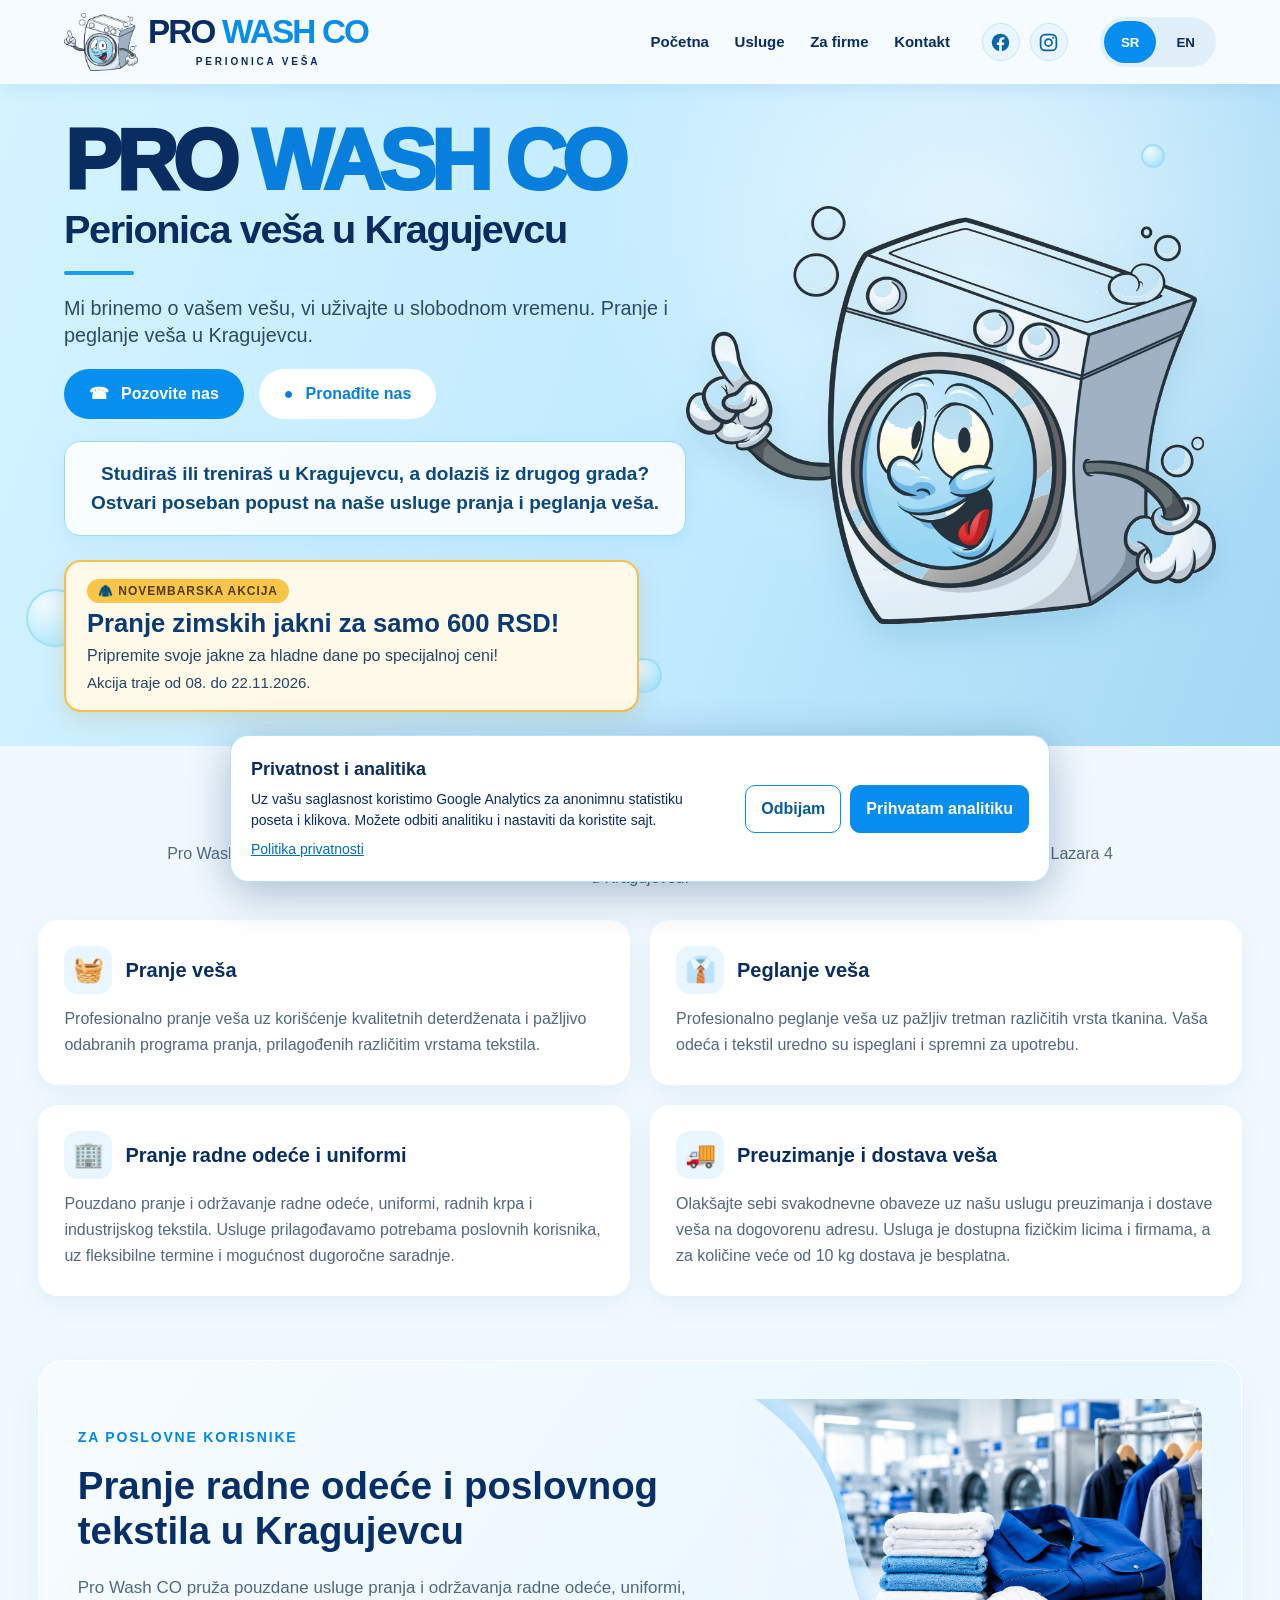
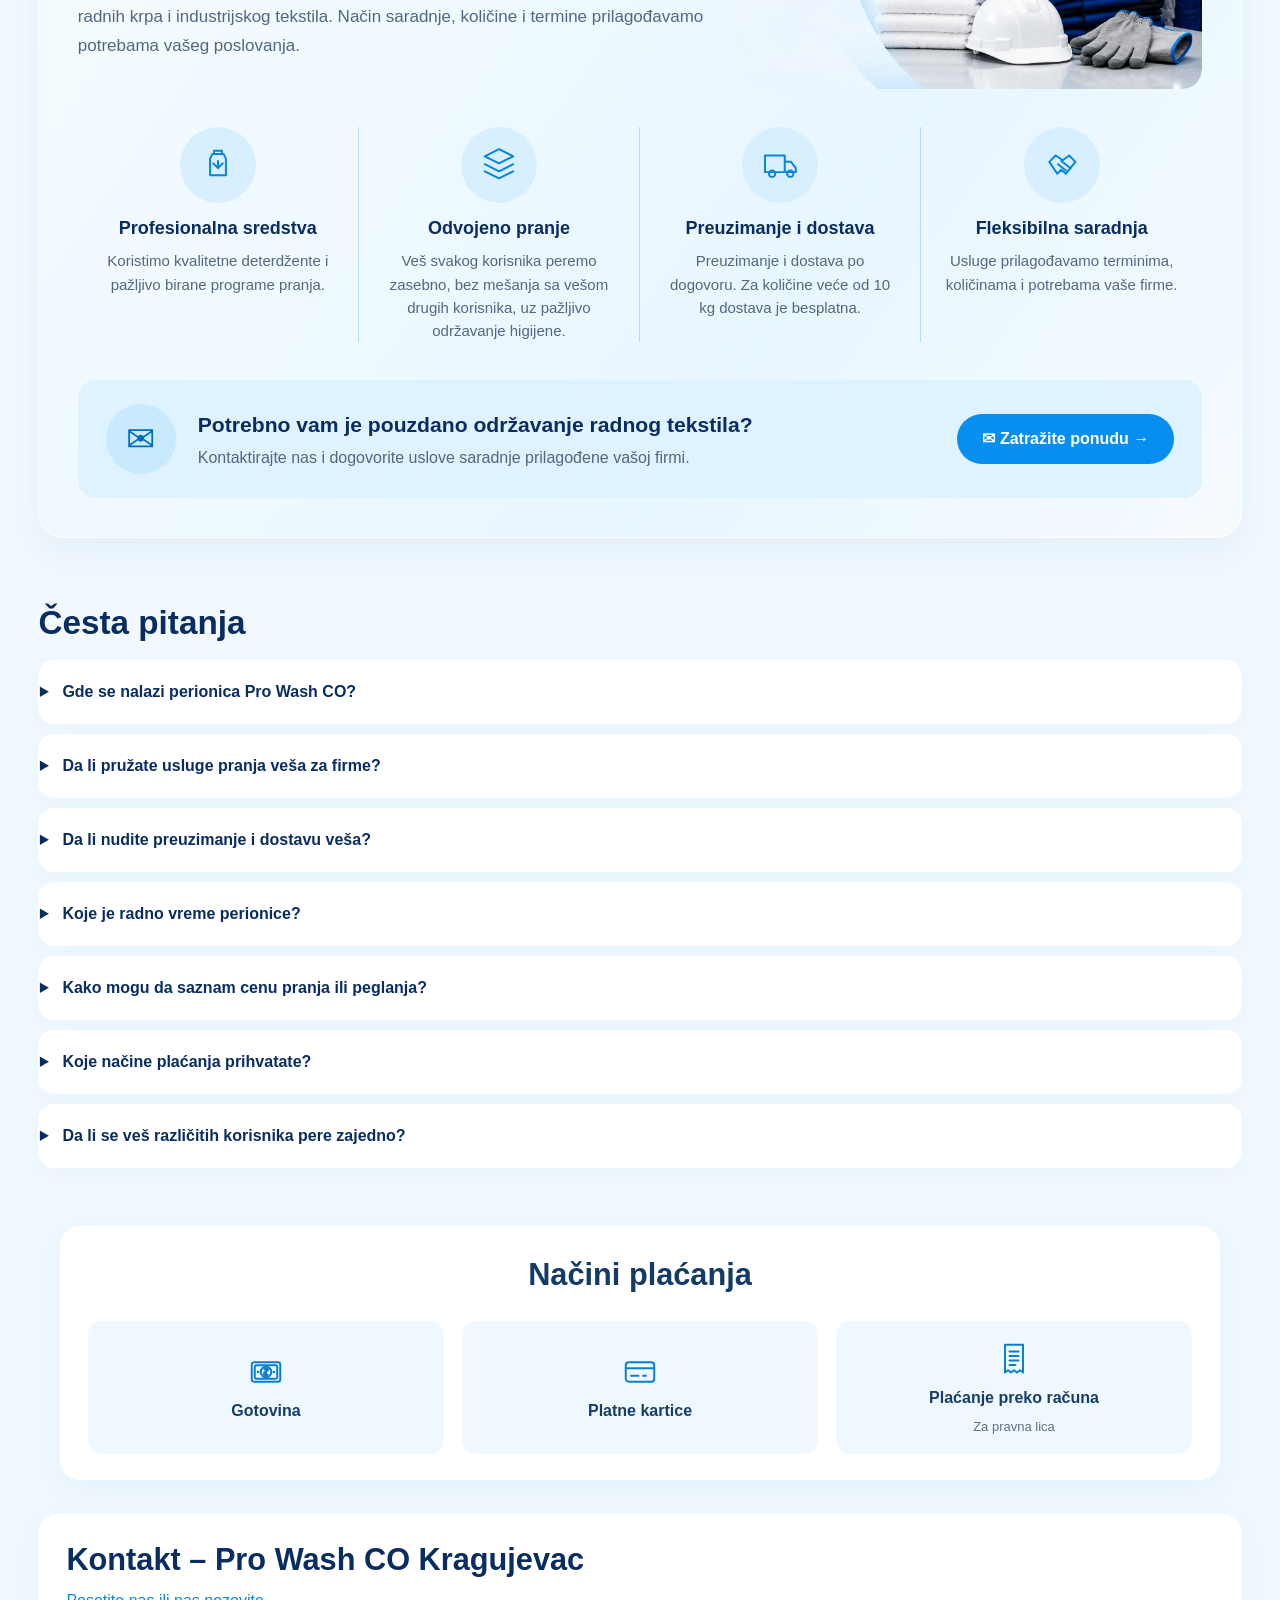
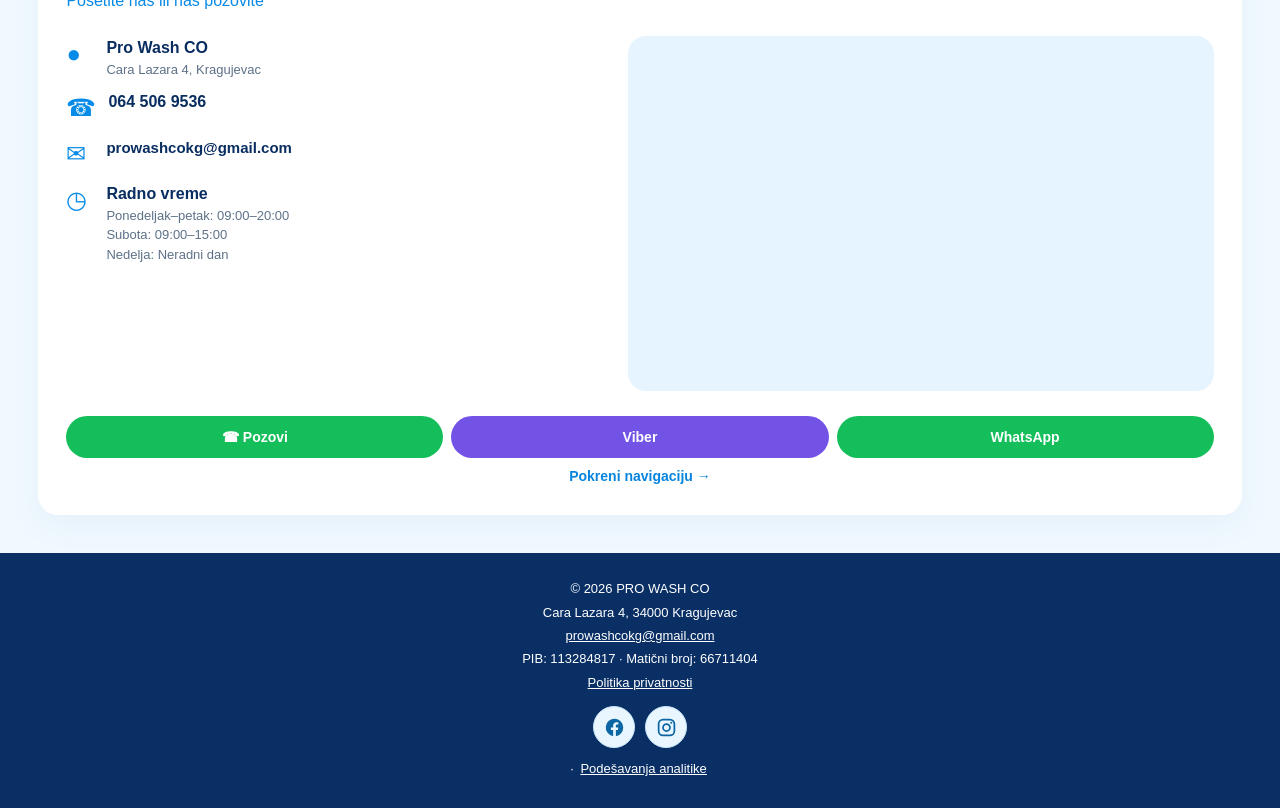
<file: index.html>
<!doctype html>
<html lang="sr"><head><meta charset="UTF-8"><meta name="viewport" content="width=device-width,initial-scale=1"><meta name="theme-color" content="#e9f7ff"><meta name="description" content="Pro Wash CO – perionica veša u Kragujevcu, Cara Lazara 4. Profesionalno pranje i peglanje veša za građane i firme. Pozovite 064 506 9536."><title>Perionica veša Kragujevac | Pranje i peglanje – Pro Wash CO</title><meta property="og:type" content="website"><meta property="og:locale" content="sr_RS"><meta property="og:site_name" content="Pro Wash CO"><meta property="og:title" content="Perionica veša Kragujevac | Pranje i peglanje – Pro Wash CO"><meta property="og:description" content="Profesionalno pranje i peglanje veša. Kragujevac, Cara Lazara 4. Pozovite nas: 064 506 9536."><meta property="og:url" content="https://perionicavesakragujevac.rs/"><meta property="og:image" content="https://perionicavesakragujevac.rs/pro-wash-social-preview.jpg"><meta property="og:image:secure_url" content="https://perionicavesakragujevac.rs/pro-wash-social-preview.jpg"><meta property="og:image:type" content="image/jpeg"><meta property="og:image:width" content="1200"><meta property="og:image:height" content="630"><meta property="og:image:alt" content="Pro Wash CO — perionica veša Kragujevac, Cara Lazara 4"><meta name="twitter:card" content="summary_large_image"><meta name="twitter:title" content="PRO WASH CO | Perionica veša Kragujevac"><meta name="twitter:description" content="Profesionalno pranje i peglanje veša u Kragujevcu."><meta name="twitter:image" content="https://perionicavesakragujevac.rs/pro-wash-social-preview.jpg"><link rel="canonical" href="https://perionicavesakragujevac.rs/"><meta name="robots" content="index,follow,max-image-preview:large"><meta name="color-scheme" content="light"><script type="application/ld+json">{"@context":"https://schema.org","@type":"DryCleaningOrLaundry","name":"Pro Wash CO","@id":"https://perionicavesakragujevac.rs/#business","url":"https://perionicavesakragujevac.rs/","image":"https://perionicavesakragujevac.rs/pro-wash-social-preview.jpg","telephone":"+381645069536","email":"prowashcokg@gmail.com","address":{"@type":"PostalAddress","streetAddress":"Cara Lazara 4","postalCode":"34000","addressLocality":"Kragujevac","addressCountry":"RS"},"openingHoursSpecification":[{"@type":"OpeningHoursSpecification","dayOfWeek":["Monday","Tuesday","Wednesday","Thursday","Friday"],"opens":"09:00","closes":"20:00"},{"@type":"OpeningHoursSpecification","dayOfWeek":"Saturday","opens":"09:00","closes":"15:00"}],"priceRange":"Contact for pricing"}</script><link rel="icon" href="pro-wash-maskota.webp" type="image/webp"><link rel="stylesheet" href="styles.css?v=20261105-social"></head>
<body><header class="header"><a class="brand" href="#home"><img src="pro-wash-maskota.webp" alt="" width="74" height="74" decoding="async"><span><strong>PRO <b>WASH CO</b></strong><small data-sr="PERIONICA VEŠA" data-en="LAUNDRY SERVICE">PERIONICA VEŠA</small></span></a><button class="menu-toggle" type="button" aria-label="Otvori meni" aria-controls="main-navigation" aria-expanded="false">☰</button><nav class="nav" id="main-navigation" aria-label="Glavna navigacija"><a href="#home" data-sr="Početna" data-en="Home">Početna</a><a href="#services" data-sr="Usluge" data-en="Services">Usluge</a><a href="#business" data-sr="Za firme" data-en="Business">Za firme</a><a href="#contact" data-sr="Kontakt" data-en="Contact">Kontakt</a></nav><div class="social-links" aria-label="Društvene mreže"><a class="social-link" href="https://www.facebook.com/perionicaprowashco" target="_blank" rel="noopener noreferrer" aria-label="Facebook – Pro Wash CO" title="Facebook"><svg viewBox="0 0 24 24" aria-hidden="true" focusable="false"><path fill="currentColor" d="M22 12a10 10 0 1 0-11.56 9.88v-6.99H7.9V12h2.54V9.8c0-2.5 1.49-3.89 3.77-3.89 1.1 0 2.24.2 2.24.2v2.46h-1.26c-1.24 0-1.63.77-1.63 1.56V12h2.77l-.44 2.89h-2.33v6.99A10 10 0 0 0 22 12Z"/></svg></a><a class="social-link" href="https://www.instagram.com/perionicaprowashco/" target="_blank" rel="noopener noreferrer" aria-label="Instagram – Pro Wash CO" title="Instagram"><svg viewBox="0 0 24 24" aria-hidden="true" focusable="false"><rect x="3" y="3" width="18" height="18" rx="5" fill="none" stroke="currentColor" stroke-width="2"/><circle cx="12" cy="12" r="4" fill="none" stroke="currentColor" stroke-width="2"/><circle cx="17.5" cy="6.5" r="1.2" fill="currentColor"/></svg></a></div><div class="language"><button class="lang active" data-lang="sr" type="button" aria-pressed="true">SR</button><button class="lang" data-lang="en" type="button" aria-pressed="false">EN</button></div></header>
<main><section id="home" class="hero"><div class="hero-inner"><div class="hero-copy"><p class="hero-name">PRO <span>WASH CO</span></p><h1 data-sr="Perionica veša u Kragujevcu" data-en="Laundry service in Kragujevac">Perionica veša u Kragujevcu</h1><div class="accent"></div><p class="lead" data-sr="Mi brinemo o vašem vešu, vi uživajte u slobodnom vremenu. Pranje i peglanje veša u Kragujevcu." data-en="We take care of your laundry so you can enjoy your free time. Laundry and ironing services in Kragujevac.">Mi brinemo o vašem vešu, vi uživajte u slobodnom vremenu. Pranje i peglanje veša u Kragujevcu.</p><div class="hero-actions"><a class="btn primary" href="tel:+381645069536"><span>☎</span><span data-sr="Pozovite nas" data-en="Call us">Pozovite nas</span></a><a class="btn white" href="https://www.google.com/maps/dir/?api=1&amp;destination=Pro%20wash%20co%2C%20Cara%20Lazara%204%2C%20Kragujevac" target="_blank" rel="noopener"><span>●</span><span data-sr="Pronađite nas" data-en="Find us">Pronađite nas</span></a></div><p class="student-athlete-discount" data-sr="Studiraš ili treniraš u Kragujevcu, a dolaziš iz drugog grada? Ostvari poseban popust na naše usluge pranja i peglanja veša." data-en="Studying or training in Kragujevac but coming from another city? Enjoy a special discount on our laundry and ironing services.">Studiraš ili treniraš u Kragujevcu, a dolaziš iz drugog grada? Ostvari poseban popust na naše usluge pranja i peglanja veša.</p><div class="october-offer" aria-label="Novembarska akcija"><span class="offer-tag" data-sr="🧥 NOVEMBARSKA AKCIJA" data-en="🧥 NOVEMBER SPECIAL OFFER">🧥 NOVEMBARSKA AKCIJA</span><strong data-sr="Pranje zimskih jakni za samo 600 RSD!" data-en="Winter jacket washing for only 600 RSD!">Pranje zimskih jakni za samo 600 RSD!</strong><span data-sr="Pripremite svoje jakne za hladne dane po specijalnoj ceni!" data-en="Get your jackets ready for colder days at a special price!">Pripremite svoje jakne za hladne dane po specijalnoj ceni!</span><span data-sr="Akcija traje od 08. do 22.11.2026." data-en="Offer valid November 8–22, 2026.">Akcija traje od 08. do 22.11.2026.</span></div></div><div class="hero-art"><img src="pro-wash-maskota.webp" alt="Maskota Pro Wash CO perionice veša u Kragujevcu" width="600" height="520" decoding="async" fetchpriority="high"></div></div><span class="bubble b1"></span><span class="bubble b2"></span><span class="bubble b3"></span></section>
<section class="seo-details" id="services" aria-labelledby="laundry-services-title"><div class="seo-wrap"><h2 id="laundry-services-title" data-sr="Usluge perionice veša u Kragujevcu" data-en="Laundry services in Kragujevac">Usluge perionice veša u Kragujevcu</h2><p class="seo-intro" data-sr="Pro Wash CO pruža profesionalne usluge pranja i peglanja veša za fizička lica i poslovne korisnike. Posetite nas u ulici Cara Lazara 4 u Kragujevcu." data-en="Pro Wash CO provides professional washing and ironing services for individuals and businesses. Visit us at Cara Lazara 4 in Kragujevac.">Pro Wash CO pruža profesionalne usluge pranja i peglanja veša za fizička lica i poslovne korisnike. Posetite nas u ulici Cara Lazara 4 u Kragujevcu.</p><div class="seo-grid"><article><div class="seo-card-heading"><span class="seo-card-icon" aria-hidden="true">🧺</span><h3 data-sr="Pranje veša" data-en="Laundry washing">Pranje veša</h3></div><p data-sr="Profesionalno pranje veša uz korišćenje kvalitetnih deterdženata i pažljivo odabranih programa pranja, prilagođenih različitim vrstama tekstila." data-en="Professional laundry washing using quality detergents and carefully selected wash programmes suited to different types of fabric.">Profesionalno pranje veša uz korišćenje kvalitetnih deterdženata i pažljivo odabranih programa pranja, prilagođenih različitim vrstama tekstila.</p></article><article><div class="seo-card-heading"><span class="seo-card-icon" aria-hidden="true">👔</span><h3 data-sr="Peglanje veša" data-en="Ironing services">Peglanje veša</h3></div><p data-sr="Profesionalno peglanje veša uz pažljiv tretman različitih vrsta tkanina. Vaša odeća i tekstil uredno su ispeglani i spremni za upotrebu." data-en="Professional ironing with careful handling of different fabrics. Your clothes and textiles are neatly ironed and ready to use.">Profesionalno peglanje veša uz pažljiv tretman različitih vrsta tkanina. Vaša odeća i tekstil uredno su ispeglani i spremni za upotrebu.</p></article><article><div class="seo-card-heading"><span class="seo-card-icon" aria-hidden="true">🏢</span><h3 data-sr="Pranje radne odeće i uniformi" data-en="Workwear and uniform laundry">Pranje radne odeće i uniformi</h3></div><p data-sr="Pouzdano pranje i održavanje radne odeće, uniformi, radnih krpa i industrijskog tekstila. Usluge prilagođavamo potrebama poslovnih korisnika, uz fleksibilne termine i mogućnost dugoročne saradnje." data-en="Reliable washing and care for workwear, uniforms, cleaning cloths and industrial textiles. We tailor our services to businesses, with flexible scheduling and options for long-term cooperation.">Pouzdano pranje i održavanje radne odeće, uniformi, radnih krpa i industrijskog tekstila. Usluge prilagođavamo potrebama poslovnih korisnika, uz fleksibilne termine i mogućnost dugoročne saradnje.</p></article><article><div class="seo-card-heading"><span class="seo-card-icon" aria-hidden="true">🚚</span><h3 data-sr="Preuzimanje i dostava veša" data-en="Laundry pickup and delivery">Preuzimanje i dostava veša</h3></div><p data-sr="Olakšajte sebi svakodnevne obaveze uz našu uslugu preuzimanja i dostave veša na dogovorenu adresu. Usluga je dostupna fizičkim licima i firmama, a za količine veće od 10 kg dostava je besplatna." data-en="Make laundry easier with pickup and delivery to an agreed address. The service is available to individuals and businesses, and delivery is free for loads over 10 kg.">Olakšajte sebi svakodnevne obaveze uz našu uslugu preuzimanja i dostave veša na dogovorenu adresu. Usluga je dostupna fizičkim licima i firmama, a za količine veće od 10 kg dostava je besplatna.</p></article></div></div></section>
<section class="business-section business-showcase" id="business" aria-labelledby="business-title"><div class="business-showcase-inner"><div class="business-top"><div class="business-copy"><p class="business-eyebrow" data-sr="ZA POSLOVNE KORISNIKE" data-en="FOR BUSINESS CUSTOMERS">ZA POSLOVNE KORISNIKE</p><h2 id="business-title" data-sr="Pranje radne odeće i poslovnog tekstila u Kragujevcu" data-en="Workwear and business textile laundry in Kragujevac">Pranje radne odeće i poslovnog tekstila u Kragujevcu</h2><p class="business-intro" data-sr="Pro Wash CO pruža pouzdane usluge pranja i održavanja radne odeće, uniformi, radnih krpa i industrijskog tekstila. Način saradnje, količine i termine prilagođavamo potrebama vašeg poslovanja." data-en="Pro Wash CO provides reliable washing and care for workwear, uniforms, cleaning cloths and industrial textiles. We tailor service terms, quantities and schedules to your business needs.">Pro Wash CO pruža pouzdane usluge pranja i održavanja radne odeće, uniformi, radnih krpa i industrijskog tekstila. Način saradnje, količine i termine prilagođavamo potrebama vašeg poslovanja.</p></div><div class="business-art"><img src="Profesionalna%20industrijska%20ve%C5%A1eraj%20scena.png" alt="Složene radne uniforme, peškiri i zaštitna oprema u profesionalnoj perionici veša" loading="lazy" decoding="async" width="1536" height="1024"></div></div><div class="business-features"><article class="business-feature"><span class="business-feature-icon"><svg viewBox="0 0 48 48" width="38" height="38" fill="none" stroke="currentColor" stroke-width="2.5" stroke-linecap="round" stroke-linejoin="round" aria-hidden="true"><path d="M17 10h14l3 6v21H14V16l3-6Z"/><path d="M19 10V6h10v4M18 22l6 6 6-6M24 28v-9"/></svg></span><h3 data-sr="Profesionalna sredstva" data-en="Professional products">Profesionalna sredstva</h3><p data-sr="Koristimo kvalitetne deterdžente i pažljivo birane programe pranja." data-en="We use quality detergents and carefully selected washing programmes.">Koristimo kvalitetne deterdžente i pažljivo birane programe pranja.</p></article><article class="business-feature"><span class="business-feature-icon"><svg viewBox="0 0 48 48" width="38" height="38" fill="none" stroke="currentColor" stroke-width="2.5" stroke-linecap="round" stroke-linejoin="round" aria-hidden="true"><path d="M24 4 42 13 24 22 6 13 24 4ZM6 23l18 9 18-9M6 32l18 9 18-9"/></svg></span><h3 data-sr="Odvojeno pranje" data-en="Separate washing">Odvojeno pranje</h3><p data-sr="Veš svakog korisnika peremo zasebno, bez mešanja sa vešom drugih korisnika, uz pažljivo održavanje higijene." data-en="We wash each customer’s laundry separately, without mixing it with other customers’ items, while maintaining careful hygiene standards.">Veš svakog korisnika peremo zasebno, bez mešanja sa vešom drugih korisnika, uz pažljivo održavanje higijene.</p></article><article class="business-feature"><span class="business-feature-icon"><svg viewBox="0 0 48 48" width="38" height="38" fill="none" stroke="currentColor" stroke-width="2.5" stroke-linecap="round" stroke-linejoin="round" aria-hidden="true"><path d="M5 12h25v21H5zM30 20h8l6 8v5H30z"/><circle cx="14" cy="35" r="4"/><circle cx="37" cy="35" r="4"/></svg></span><h3 data-sr="Preuzimanje i dostava" data-en="Pickup and delivery">Preuzimanje i dostava</h3><p data-sr="Preuzimanje i dostava po dogovoru. Za količine veće od 10 kg dostava je besplatna." data-en="Pickup and delivery by arrangement. Delivery is free for loads over 10 kg.">Preuzimanje i dostava po dogovoru. Za količine veće od 10 kg dostava je besplatna.</p></article><article class="business-feature"><span class="business-feature-icon"><svg viewBox="0 0 48 48" width="38" height="38" fill="none" stroke="currentColor" stroke-width="2.5" stroke-linecap="round" stroke-linejoin="round" aria-hidden="true"><path d="m8 20 8-8 9 6 8-6 8 8-12 15-6-5-5 5-10-15Z"/><path d="m19 23 10 8M23 19l12 9"/></svg></span><h3 data-sr="Fleksibilna saradnja" data-en="Flexible cooperation">Fleksibilna saradnja</h3><p data-sr="Usluge prilagođavamo terminima, količinama i potrebama vaše firme." data-en="We tailor schedules, quantities and services to your business.">Usluge prilagođavamo terminima, količinama i potrebama vaše firme.</p></article></div><div class="business-action"><div class="business-action-mark" aria-hidden="true">✉</div><div class="business-action-copy"><h3 data-sr="Potrebno vam je pouzdano održavanje radnog tekstila?" data-en="Need reliable care for your work textiles?">Potrebno vam je pouzdano održavanje radnog tekstila?</h3><p data-sr="Kontaktirajte nas i dogovorite uslove saradnje prilagođene vašoj firmi." data-en="Contact us to discuss service terms tailored to your business.">Kontaktirajte nas i dogovorite uslove saradnje prilagođene vašoj firmi.</p></div><a class="btn primary business-action-btn" href="mailto:prowashcokg@gmail.com?subject=Upit%20za%20poslovnu%20saradnju" data-sr="✉ Zatražite ponudu →" data-en="✉ Request a quote →">✉ Zatražite ponudu →</a></div></div></section>
<section class="faq-section" id="faq" aria-labelledby="faq-title"><div class="seo-wrap"><h2 id="faq-title" data-sr="Česta pitanja" data-en="Frequently asked questions">Česta pitanja</h2><details><summary data-sr="Gde se nalazi perionica Pro Wash CO?" data-en="Where is Pro Wash CO located?">Gde se nalazi perionica Pro Wash CO?</summary><p data-sr="Nalazimo se u ulici Cara Lazara 4, 34000 Kragujevac." data-en="We are located at Cara Lazara 4, 34000 Kragujevac, Serbia.">Nalazimo se u ulici Cara Lazara 4, 34000 Kragujevac.</p></details><details><summary data-sr="Da li pružate usluge pranja veša za firme?" data-en="Do you provide laundry services for businesses?">Da li pružate usluge pranja veša za firme?</summary><p data-sr="Da. Peremo radnu odeću, uniforme, radne krpe i drugi poslovni tekstil. Uslove saradnje dogovaramo pojedinačno." data-en="Yes. We wash workwear, uniforms, cleaning cloths and other business textiles. We arrange service terms individually.">Da. Peremo radnu odeću, uniforme, radne krpe i drugi poslovni tekstil. Uslove saradnje dogovaramo pojedinačno.</p></details><details><summary data-sr="Da li nudite preuzimanje i dostavu veša?" data-en="Do you offer laundry pickup and delivery?">Da li nudite preuzimanje i dostavu veša?</summary><p data-sr="Nudimo uslugu preuzimanja i dostave veša za sve korisnike, uz prethodni dogovor. Za količine veće od 10 kg dostava je besplatna." data-en="We offer laundry pickup and delivery for all customers by prior arrangement. Delivery is free for loads over 10 kg.">Nudimo uslugu preuzimanja i dostave veša za sve korisnike, uz prethodni dogovor. Za količine veće od 10 kg dostava je besplatna.</p></details><details><summary data-sr="Koje je radno vreme perionice?" data-en="What are your opening hours?">Koje je radno vreme perionice?</summary><p data-sr="Radimo ponedeljkom do petka od 09:00 do 20:00 i subotom od 09:00 do 15:00. Nedeljom ne radimo." data-en="We are open Monday to Friday from 09:00 to 20:00 and Saturday from 09:00 to 15:00. Closed on Sunday.">Radimo ponedeljkom do petka od 09:00 do 20:00 i subotom od 09:00 do 15:00. Nedeljom ne radimo.</p></details><details><summary data-sr="Kako mogu da saznam cenu pranja ili peglanja?" data-en="How can I get a washing or ironing quote?">Kako mogu da saznam cenu pranja ili peglanja?</summary><p data-sr="Pozovite nas na 064 506 9536 ili pošaljite poruku kako bismo proverili vrstu i količinu veša i dali informacije o ceni." data-en="Call +381 64 506 9536 or message us so we can discuss the type and quantity of laundry and provide pricing information.">Pozovite nas na 064 506 9536 ili pošaljite poruku kako bismo proverili vrstu i količinu veša i dali informacije o ceni.</p></details><details><summary data-sr="Koje načine plaćanja prihvatate?" data-en="Which payment methods do you accept?">Koje načine plaćanja prihvatate?</summary><p data-sr="Plaćanje je moguće gotovinom, platnim karticama, kao i preko računa za pravna lica." data-en="We accept cash and payment cards, as well as payment by invoice for business customers.">Plaćanje je moguće gotovinom, platnim karticama, kao i preko računa za pravna lica.</p></details><details><summary data-sr="Da li se veš različitih korisnika pere zajedno?" data-en="Is laundry from different customers washed together?">Da li se veš različitih korisnika pere zajedno?</summary><p data-sr="Ne. Veš svakog korisnika peremo zasebno, bez mešanja sa vešom drugih korisnika, uz pažljivo održavanje higijene." data-en="No. We wash each customer’s laundry separately, without mixing it with other customers’ items, while maintaining careful hygiene standards.">Ne. Veš svakog korisnika peremo zasebno, bez mešanja sa vešom drugih korisnika, uz pažljivo održavanje higijene.</p></details></div></section>
<section class="payment-section" id="payment" aria-labelledby="payment-title"><div class="payment-inner"><h2 id="payment-title" data-sr="Načini plaćanja" data-en="Payment methods">Načini plaćanja</h2><div class="payment-grid"><div class="payment-option"><span class="payment-icon" aria-hidden="true"><svg viewBox="0 0 48 48" xmlns="http://www.w3.org/2000/svg" fill="none" stroke="currentColor" stroke-width="2.6" stroke-linejoin="round" aria-hidden="true"><rect x="5" y="11" width="38" height="26" rx="3"/><rect x="9" y="15" width="30" height="18" rx="2"/><circle cx="24" cy="24" r="7"/><path d="M12 24h3m18 0h3M24 19v10m-3-8c2-2 6-2 6 0s-6 2-6 5 4 3 6 1"/></svg></span><strong data-sr="Gotovina" data-en="Cash">Gotovina</strong></div><div class="payment-option"><span class="payment-icon" aria-hidden="true"><svg viewBox="0 0 48 48" xmlns="http://www.w3.org/2000/svg" fill="none" stroke="currentColor" stroke-width="2.6" stroke-linejoin="round" aria-hidden="true"><rect x="5" y="11" width="38" height="26" rx="4"/><path d="M5 19h38M11 29h12m4 0h6"/></svg></span><strong data-sr="Platne kartice" data-en="Payment cards">Platne kartice</strong></div><div class="payment-option"><span class="payment-icon" aria-hidden="true"><svg viewBox="0 0 48 48" xmlns="http://www.w3.org/2000/svg" fill="none" stroke="currentColor" stroke-width="2.6" stroke-linejoin="round" stroke-linecap="round" aria-hidden="true"><path d="M12 5h24v37l-4-3-4 3-4-3-4 3-4-3-4 3V5Z"/><path d="M18 14h12M18 20h12M18 26h12M18 32h8"/></svg></span><strong data-sr="Plaćanje preko računa" data-en="Payment by invoice">Plaćanje preko računa</strong><small data-sr="Za pravna lica" data-en="For business customers">Za pravna lica</small></div></div></div></section>
<section class="lower"><div class="contact-panel" id="contact"><h2 data-sr="Kontakt – Pro Wash CO Kragujevac" data-en="Contact – Pro Wash CO Kragujevac">Kontakt – Pro Wash CO Kragujevac</h2><p class="contact-sub" data-sr="Posetite nas ili nas pozovite" data-en="Visit us or give us a call">Posetite nas ili nas pozovite</p><div class="contact-info"><div><span>●</span><p><strong>Pro Wash CO</strong><small>Cara Lazara 4, Kragujevac</small></p></div><div><span>☎</span><p><a href="tel:+381645069536">064 506 9536</a></p></div><div><span>✉</span><p><a href="mailto:prowashcokg@gmail.com">prowashcokg@gmail.com</a></p></div><div><span>◷</span><p><strong data-sr="Radno vreme" data-en="Opening hours">Radno vreme</strong><small data-sr="Ponedeljak–petak: 09:00–20:00" data-en="Monday–Friday: 09:00–20:00">Ponedeljak–petak: 09:00–20:00</small><small data-sr="Subota: 09:00–15:00" data-en="Saturday: 09:00–15:00">Subota: 09:00–15:00</small><small data-sr="Nedelja: Neradni dan" data-en="Sunday: Closed">Nedelja: Neradni dan</small></p></div></div><div class="map" id="location"><iframe title="Pro Wash CO mapa" src="https://www.google.com/maps/embed?pb=!1m18!1m12!1m3!1d195.56737152766618!2d20.91121590277835!3d44.01359093641558!2m3!1f0!2f0!3f0!3m2!1i1024!2i768!4f13.1!3m3!1m2!1s0x475721cd93192d49%3A0x7fcd55acb1c25c2f!2sPro%20wash%20co!5e0!3m2!1ssr!2srs!4v1791129931110!5m2!1ssr!2srs" loading="lazy" referrerpolicy="strict-origin-when-cross-origin" allowfullscreen></iframe></div><div class="contact-actions"><a href="tel:+381645069536" class="btn call" data-sr="☎ Pozovi" data-en="☎ Call">☎ Pozovi</a><a href="viber://chat?number=%2B381645069536" class="btn viber">Viber</a><a href="https://wa.me/381645069536" target="_blank" rel="noopener" class="btn whatsapp">WhatsApp</a><a class="directions" href="https://www.google.com/maps/dir/?api=1&amp;destination=Pro%20wash%20co%2C%20Cara%20Lazara%204%2C%20Kragujevac" target="_blank" rel="noopener" data-sr="Pokreni navigaciju →" data-en="Get directions →">Pokreni navigaciju →</a></div></div></section>
</main><div class="mobile-contact-bar" aria-label="Brzi kontakt"><a class="mobile-call" href="tel:+381645069536" data-sr="☎ Pozovi" data-en="☎ Call">☎ Pozovi</a><a class="mobile-whatsapp" href="https://wa.me/381645069536" target="_blank" rel="noopener noreferrer">WhatsApp</a></div><footer style="text-align:center;line-height:1.8;padding:24px 16px">© <span id="year"></span> PRO WASH CO<br><span data-sr="Cara Lazara 4, 34000 Kragujevac" data-en="Cara Lazara 4, 34000 Kragujevac">Cara Lazara 4, 34000 Kragujevac</span><br><a href="mailto:prowashcokg@gmail.com">prowashcokg@gmail.com</a><br><span data-sr="PIB: 113284817 · Matični broj: 66711404" data-en="Tax ID (PIB): 113284817 · Registration number: 66711404">PIB: 113284817 · Matični broj: 66711404</span> <br><a href="privacy.html" data-sr="Politika privatnosti" data-en="Privacy policy">Politika privatnosti</a><div class="footer-social"><div class="social-links" aria-label="Društvene mreže"><a class="social-link" href="https://www.facebook.com/perionicaprowashco" target="_blank" rel="noopener noreferrer" aria-label="Facebook – Pro Wash CO" title="Facebook"><svg viewBox="0 0 24 24" aria-hidden="true" focusable="false"><path fill="currentColor" d="M22 12a10 10 0 1 0-11.56 9.88v-6.99H7.9V12h2.54V9.8c0-2.5 1.49-3.89 3.77-3.89 1.1 0 2.24.2 2.24.2v2.46h-1.26c-1.24 0-1.63.77-1.63 1.56V12h2.77l-.44 2.89h-2.33v6.99A10 10 0 0 0 22 12Z"/></svg></a><a class="social-link" href="https://www.instagram.com/perionicaprowashco/" target="_blank" rel="noopener noreferrer" aria-label="Instagram – Pro Wash CO" title="Instagram"><svg viewBox="0 0 24 24" aria-hidden="true" focusable="false"><rect x="3" y="3" width="18" height="18" rx="5" fill="none" stroke="currentColor" stroke-width="2"/><circle cx="12" cy="12" r="4" fill="none" stroke="currentColor" stroke-width="2"/><circle cx="17.5" cy="6.5" r="1.2" fill="currentColor"/></svg></a></div></div> · <button type="button" id="cookie-settings" class="cookie-settings" data-sr="Podešavanja analitike" data-en="Analytics settings">Podešavanja analitike</button></footer><section class="cookie-banner" id="cookie-banner" aria-label="Podešavanja analitike" hidden><div class="cookie-copy"><strong data-sr="Privatnost i analitika" data-en="Privacy and analytics">Privatnost i analitika</strong><p data-sr="Uz vašu saglasnost koristimo Google Analytics za anonimnu statistiku poseta i klikova. Možete odbiti analitiku i nastaviti da koristite sajt." data-en="With your consent, we use Google Analytics for website visit and click statistics. You can decline analytics and still use the website.">Uz vašu saglasnost koristimo Google Analytics za statistiku poseta i klikova. Možete odbiti analitiku i nastaviti da koristite sajt.</p><a href="privacy.html" data-sr="Politika privatnosti" data-en="Privacy policy">Politika privatnosti</a></div><div class="cookie-actions"><button id="cookie-reject" type="button" data-sr="Odbijam" data-en="Decline">Odbijam</button><button id="cookie-accept" type="button" data-sr="Prihvatam analitiku" data-en="Accept analytics">Prihvatam analitiku</button></div></section><script src="script.js?v=20261008-3"></script></body></html>
</file>
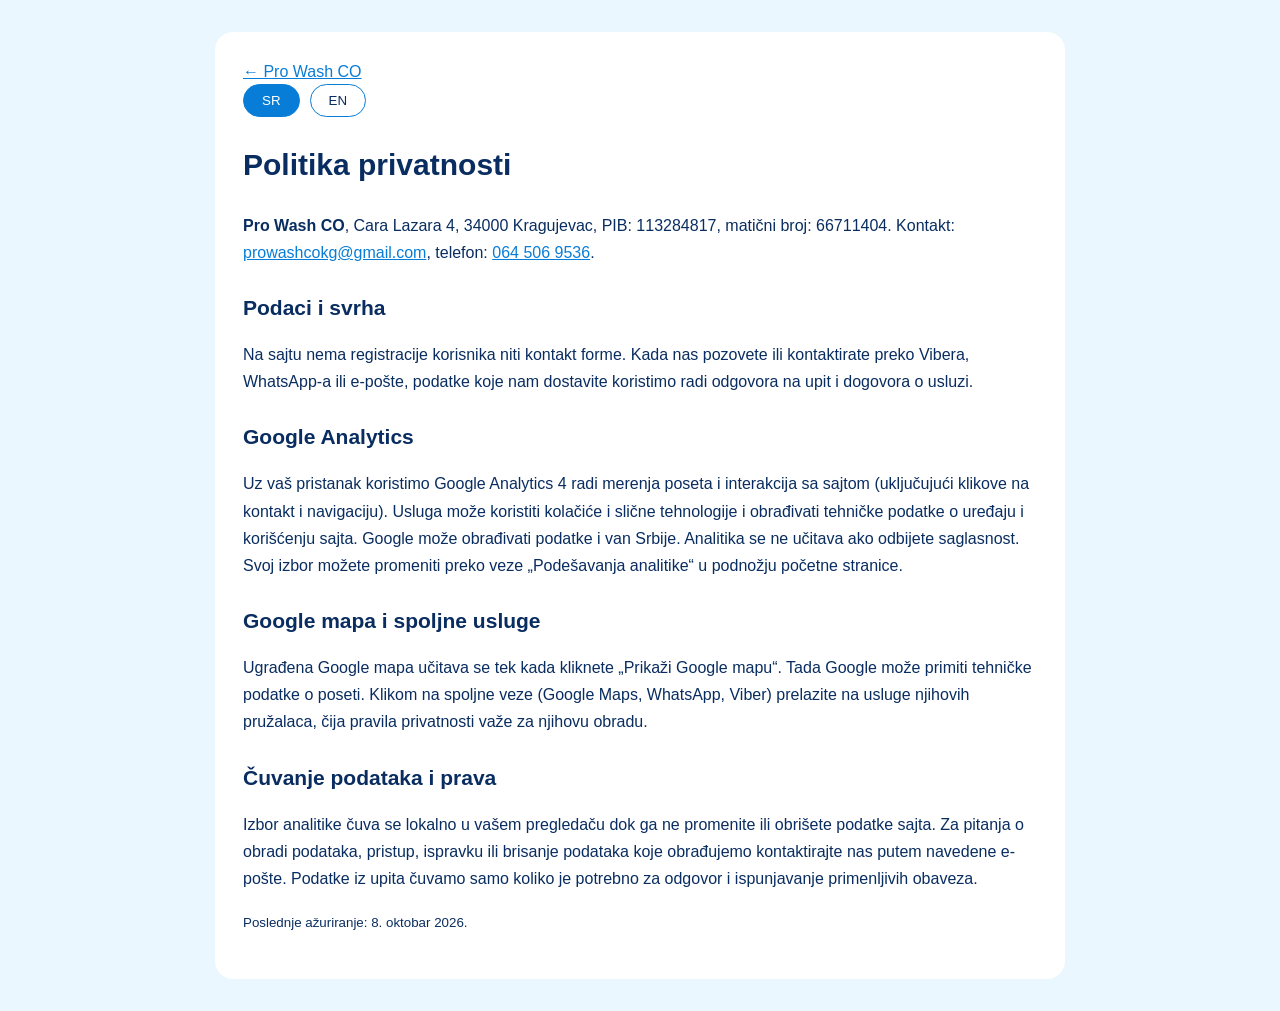
<file: privacy.html>
<!doctype html><html lang="sr"><head><meta charset="UTF-8"><meta name="viewport" content="width=device-width,initial-scale=1"><title>Politika privatnosti | Pro Wash CO</title><meta name="robots" content="index,follow"><link rel="canonical" href="https://perionicavesakragujevac.rs/privacy.html"><link rel="stylesheet" href="styles.css?v=20261008-3"><style>.privacy-content{max-width:850px;margin:32px auto;padding:28px;background:white;border-radius:18px}.privacy-content h1{font-size:30px}.privacy-content h2{font-size:21px;margin-top:26px}.privacy-content p{line-height:1.7}.privacy-content a{color:#087dd7}.privacy-lang{display:flex;gap:10px}.privacy-lang button{padding:8px 18px;border-radius:20px;border:1px solid #087dd7;background:white;color:#092d60;cursor:pointer}.privacy-lang button[aria-pressed="true"]{background:#087dd7;color:white}</style></head><body><main class="privacy-content"><a href="index.html">← Pro Wash CO</a><div class="privacy-lang"><button type="button" data-privacy-lang="sr" aria-pressed="true">SR</button><button type="button" data-privacy-lang="en" aria-pressed="false">EN</button></div><article id="privacy-sr"><h1>Politika privatnosti</h1><p><strong>Pro Wash CO</strong>, Cara Lazara 4, 34000 Kragujevac, PIB: 113284817, matični broj: 66711404. Kontakt: <a href="mailto:prowashcokg@gmail.com">prowashcokg@gmail.com</a>, telefon: <a href="tel:+381645069536">064 506 9536</a>.</p><h2>Podaci i svrha</h2><p>Na sajtu nema registracije korisnika niti kontakt forme. Kada nas pozovete ili kontaktirate preko Vibera, WhatsApp-a ili e-pošte, podatke koje nam dostavite koristimo radi odgovora na upit i dogovora o usluzi.</p><h2>Google Analytics</h2><p>Uz vaš pristanak koristimo Google Analytics 4 radi merenja poseta i interakcija sa sajtom (uključujući klikove na kontakt i navigaciju). Usluga može koristiti kolačiće i slične tehnologije i obrađivati tehničke podatke o uređaju i korišćenju sajta. Google može obrađivati podatke i van Srbije. Analitika se ne učitava ako odbijete saglasnost. Svoj izbor možete promeniti preko veze „Podešavanja analitike“ u podnožju početne stranice.</p><h2>Google mapa i spoljne usluge</h2><p>Ugrađena Google mapa učitava se tek kada kliknete „Prikaži Google mapu“. Tada Google može primiti tehničke podatke o poseti. Klikom na spoljne veze (Google Maps, WhatsApp, Viber) prelazite na usluge njihovih pružalaca, čija pravila privatnosti važe za njihovu obradu.</p><h2>Čuvanje podataka i prava</h2><p>Izbor analitike čuva se lokalno u vašem pregledaču dok ga ne promenite ili obrišete podatke sajta. Za pitanja o obradi podataka, pristup, ispravku ili brisanje podataka koje obrađujemo kontaktirajte nas putem navedene e-pošte. Podatke iz upita čuvamo samo koliko je potrebno za odgovor i ispunjavanje primenljivih obaveza.</p><p><small>Poslednje ažuriranje: 8. oktobar 2026.</small></p></article><article id="privacy-en" hidden><h1>Privacy policy</h1><p><strong>Pro Wash CO</strong>, Cara Lazara 4, 34000 Kragujevac, Serbia. Tax ID: 113284817, registration number: 66711404. Contact: <a href="mailto:prowashcokg@gmail.com">prowashcokg@gmail.com</a>, phone: <a href="tel:+381645069536">064 506 9536</a>.</p><h2>Data and purposes</h2><p>This website has no registration or contact form. When you contact us by phone, Viber, WhatsApp or email, we use the information you provide to respond to your enquiry and arrange services.</p><h2>Google Analytics</h2><p>With your consent, we use Google Analytics 4 to measure website visits and interactions, including contact and directions clicks. Google Analytics may use cookies and similar technologies and process technical device and usage data. Google may process data outside Serbia. Analytics is not loaded when you decline consent. You can change your choice using “Analytics settings” in the homepage footer.</p><h2>Google Maps and external services</h2><p>The embedded Google Map loads only when you select “Show Google Map”. Google may then receive technical information about your visit. External links to Google Maps, WhatsApp and Viber are governed by those providers' privacy policies.</p><h2>Storage and rights</h2><p>Your analytics choice is stored locally in your browser until you change it or clear website data. To ask about data processing or request access, correction or deletion of data we process, contact us by email. Enquiry information is retained only as needed to respond and meet applicable obligations.</p><p><small>Last updated: 8 October 2026.</small></p></article></main><script>const btns=document.querySelectorAll("[data-privacy-lang]");function changeLang(lang){document.documentElement.lang=lang;document.getElementById("privacy-sr").hidden=lang!=="sr";document.getElementById("privacy-en").hidden=lang!=="en";btns.forEach(b=>b.setAttribute("aria-pressed",String(b.dataset.privacyLang===lang)))}btns.forEach(b=>b.addEventListener("click",()=>changeLang(b.dataset.privacyLang)));try{changeLang(localStorage.getItem("prowash-language")==="en"?"en":"sr")}catch(e){}</script></body></html>
</file>
<file: styles.css>
:root{--navy:#092d60;--blue:#078cf0;--pale:#e9f7ff;--ink:#294666}*{box-sizing:border-box}html{scroll-behavior:smooth;scroll-padding-top:100px}body{margin:0;background:#eaf7ff;color:var(--navy);font:16px/1.5 "Segoe UI",Arial,sans-serif}a{color:inherit}.header{height:84px;background:rgba(245,251,255,.96);display:flex;align-items:center;padding:0 clamp(20px,5vw,90px);gap:32px;position:sticky;top:0;z-index:50;box-shadow:0 3px 18px #075aa51a}.brand{display:flex;align-items:center;text-decoration:none;gap:10px;flex-shrink:0}.brand img{width:74px;height:74px;object-fit:contain}.brand strong{display:block;font-size:clamp(22px,2.6vw,38px);line-height:1;letter-spacing:-.055em;color:var(--navy);white-space:nowrap}.brand b{color:var(--blue)}.brand small{display:block;text-align:center;letter-spacing:.28em;font-size:10px;font-weight:700;margin-top:5px}.nav{display:flex;align-items:center;gap:clamp(12px,2vw,36px);margin-left:auto}.nav a{text-decoration:none;font-weight:700;white-space:nowrap;font-size:15px}.nav a:hover{color:var(--blue)}.language{display:flex;border-radius:40px;background:#e0effa;padding:4px;gap:3px}.lang{border:0;background:none;padding:9px 17px;border-radius:25px;font-weight:700;color:var(--navy);cursor:pointer}.lang.active{background:var(--blue);color:#fff}.menu-toggle{display:none;border:0;background:none;font-size:28px;cursor:pointer;color:var(--navy)}.hero{position:relative;overflow:hidden;background:radial-gradient(circle at 76% 22%,#fff9,transparent 35%),linear-gradient(110deg,#d4f3ff,#c0eaff 56%,#a5d8f4);min-height:460px}.hero-inner{max-width:1480px;margin:auto;display:grid;grid-template-columns:1.08fr .92fr;align-items:center;min-height:460px;padding:34px clamp(24px,5vw,85px);position:relative;z-index:2}.hero-copy{max-width:770px}.hero-name{font-weight:950;letter-spacing:-.065em;font-size:clamp(49px,6.7vw,103px);line-height:1;margin:0 0 4px;white-space:nowrap}.hero-name span{color:#087fdd}.hero h1{font-size:clamp(27px,3.1vw,49px);line-height:1.1;letter-spacing:-.035em;margin:0 0 20px}.accent{width:70px;height:4px;background:#169ff3;border-radius:3px}.lead{font-size:clamp(17px,1.55vw,23px);line-height:1.35;max-width:610px;color:#2b4b69;margin:20px 0}.hero-actions{display:flex;gap:15px;flex-wrap:wrap}.btn{display:inline-flex;align-items:center;justify-content:center;gap:12px;border-radius:40px;text-decoration:none;font-weight:750;padding:13px 25px;min-height:50px;transition:transform .2s,box-shadow .2s}.btn:hover{transform:translateY(-2px);box-shadow:0 8px 22px #0084e52b}.primary{background:#078ff0;color:#fff}.white{background:#fff;color:#087fe0}.hero-art{display:flex;justify-content:center;align-items:center}.hero-art img{width:min(100%,570px);height:auto;max-height:445px;object-fit:contain;filter:drop-shadow(0 15px 16px #367eaa2c)}.bubble{position:absolute;border:2px solid #8dd9f7;background:radial-gradient(circle at 32% 25%,#fff,#b1eaff88 58%,#64c9ee88);border-radius:50%;opacity:.7}.b1{width:58px;height:58px;left:2%;bottom:15%}.b2{width:35px;height:35px;left:49%;bottom:8%}.b3{width:24px;height:24px;right:9%;top:9%}.services{padding:22px clamp(20px,3vw,48px) 12px;background:#f1f9ff}.service-grid{display:grid;grid-template-columns:repeat(4,minmax(0,1fr));gap:16px;max-width:1500px;margin:auto}.service-card{display:flex;gap:15px;background:#fff;border-radius:18px;padding:25px 18px;box-shadow:0 8px 30px #376a9b0c;min-height:145px}.service-icon{width:66px;height:66px;border-radius:50%;background:#e9f6ff;display:grid;place-items:center;color:#087dd7;font-size:30px;flex-shrink:0}.service-card h3{font-size:16px;margin:2px 0 5px}.service-card p{font-size:14px;color:#526780;margin:0}.lower{display:grid;grid-template-columns:minmax(0,1.65fr) minmax(320px,.95fr);gap:18px;max-width:1500px;margin:auto;padding:10px clamp(20px,3vw,48px) 38px;background:#f1f9ff}.business-panel,.contact-panel{background:#fff;border-radius:20px;padding:28px;box-shadow:0 10px 32px #376a9b10}.business-heading{display:flex;gap:20px;align-items:center}.section-symbol{font-size:54px;color:#078de8}.business-heading h2,.contact-panel h2{font-size:clamp(24px,2.4vw,34px);line-height:1.2;margin:0}.business-heading h3{font-size:20px;font-weight:500;color:#0c77ca;margin:3px 0}.business-layout{display:grid;grid-template-columns:1.1fr .9fr;gap:24px;margin-top:20px}.business-layout>div>p{color:#526780;margin:0 0 24px;font-size:17px}.trial{font-size:14px}.benefits{background:#f4faff;border-radius:16px;padding:14px 18px;display:grid;gap:12px}.benefits>div{display:flex;gap:12px;align-items:flex-start}.benefits span{background:#078ce9;color:white;border-radius:50%;width:32px;height:32px;display:grid;place-items:center;flex-shrink:0}.benefits p{margin:0}.benefits strong,.benefits small{display:block}.benefits strong{font-size:15px}.benefits small{color:#64758a;font-size:13px}.contact-panel{display:grid;grid-template-columns:1fr 170px;column-gap:15px;align-content:start}.contact-panel h2,.contact-sub,.contact-info{grid-column:1}.contact-sub{color:#0789e6;margin:0 0 13px}.contact-info{display:grid;gap:10px}.contact-info>div{display:flex;gap:12px}.contact-info>div>span{font-size:24px;color:#078be9;min-width:28px}.contact-info p{margin:0}.contact-info strong,.contact-info small{display:block}.contact-info small{color:#5d7188;font-size:13px}.contact-info a{text-decoration:none;font-weight:750}.map{grid-column:2;grid-row:1 / span 4;min-height:180px;border-radius:14px;overflow:hidden}.map iframe{border:0;width:100%;height:100%;min-height:180px}.contact-actions{grid-column:1 / -1;display:grid;grid-template-columns:repeat(3,1fr);gap:8px;margin-top:16px}.contact-actions .btn{padding:9px;font-size:14px;min-height:42px}.call,.whatsapp{background:#14bf5b;color:#fff}.viber{background:#7353e6;color:#fff}.directions{grid-column:1/-1;text-align:center;color:#0784dd;font-weight:700;text-decoration:none;font-size:14px}.about{text-align:center;background:#fff;padding:50px 22px}.about h2{font-size:28px;margin:0 0 10px}.about p{max-width:850px;margin:auto;color:#526780}footer{text-align:center;background:#092f65;color:white;padding:22px;font-size:13px}@media(max-width:1180px){.service-grid{grid-template-columns:repeat(2,1fr)}.lower{grid-template-columns:1fr}.contact-panel{grid-template-columns:1fr 45%}.hero-name{font-size:clamp(43px,6vw,75px)}.nav{gap:14px}.brand strong{font-size:24px}}@media(max-width:800px){.header{height:74px;gap:10px;padding:0 15px}.brand img{height:58px;width:58px}.brand strong{font-size:22px}.brand small{font-size:8px}.menu-toggle{display:block;margin-left:auto}.nav{display:none;position:absolute;top:74px;left:0;right:0;background:#fff;padding:20px;box-shadow:0 10px 20px #0002;flex-direction:column;align-items:stretch}.nav.open{display:flex}.language{margin-left:3px}.lang{padding:7px 10px}.hero-inner{grid-template-columns:1fr;text-align:center;padding:55px 22px 18px}.hero-name{white-space:normal;font-size:clamp(43px,10vw,72px)}.hero h1{font-size:clamp(26px,5vw,37px)}.accent{margin:auto}.lead{margin:18px auto}.hero-actions{justify-content:center}.hero-art img{max-height:340px}.business-layout{grid-template-columns:1fr}.contact-panel{grid-template-columns:1fr 45%}}@media(max-width:530px){.brand strong{font-size:17px}.brand img{width:45px;height:45px}.brand small{letter-spacing:.12em}.service-grid{grid-template-columns:1fr}.service-card{min-height:unset}.hero-actions .btn{width:100%}.hero-art img{max-height:290px}.business-panel,.contact-panel{padding:22px 18px}.contact-panel{grid-template-columns:1fr}.map{grid-column:1;grid-row:auto;height:220px;margin-top:18px}.contact-actions{grid-template-columns:1fr}.business-heading{gap:12px}.section-symbol{font-size:40px}}
/* October promotion */
.october-offer{display:flex;flex-direction:column;align-items:flex-start;gap:5px;max-width:575px;margin-top:24px;padding:17px 21px;border:2px solid #f7bf4b;border-radius:17px;background:#fff9e9;box-shadow:0 9px 24px #aa761525;color:#244463}.october-offer .offer-tag{display:inline-block;border-radius:30px;background:#f7c547;color:#533d00;padding:3px 11px;font-size:12px;letter-spacing:.08em;font-weight:900}.october-offer strong{font-size:clamp(19px,2vw,27px);line-height:1.2;color:#0b3973}.october-offer>span:last-child{font-size:15px;line-height:1.35}.contact-info a[href^="mailto:"]{overflow-wrap:anywhere;font-size:15px}@media(max-width:800px){.october-offer{margin:23px auto 0;text-align:center;align-items:center}}@media(max-width:530px){.october-offer{padding:15px 12px}}

/* Mobile quick contact and accessibility */
.mobile-contact-bar{display:none}a:focus-visible,button:focus-visible{outline:3px solid #ffb900;outline-offset:3px}.menu-toggle{min-width:44px;min-height:44px}.lang{min-height:42px}img{max-width:100%}.map iframe{display:block}@media(max-width:800px){body{padding-bottom:calc(78px + env(safe-area-inset-bottom))}.mobile-contact-bar{display:grid;grid-template-columns:1fr 1fr;gap:10px;position:fixed;bottom:0;left:0;right:0;z-index:100;padding:10px 14px calc(10px + env(safe-area-inset-bottom));background:#f5fbff;box-shadow:0 -5px 22px #092d6022}.mobile-contact-bar a{min-height:48px;display:flex;align-items:center;justify-content:center;border-radius:12px;color:#fff;text-decoration:none;font-weight:800;font-size:15px}.mobile-call{background:#078ff0}.mobile-whatsapp{background:#128c48}}@media(max-width:350px){.brand strong{font-size:15px}.brand img{width:39px;height:39px}.lang{padding:6px 7px}}@media(prefers-reduced-motion:reduce){html{scroll-behavior:auto}*,*::before,*::after{transition-duration:.01ms!important;animation-duration:.01ms!important}}

/* Analytics consent and external map */
.cookie-banner[hidden],.map-load[hidden]{display:none!important}
.cookie-banner{position:fixed;z-index:110;bottom:18px;left:50%;transform:translateX(-50%);width:min(96%,820px);background:#fff;color:#092d60;border:1px solid #b7dff6;border-radius:18px;box-shadow:0 10px 45px #092d6050;padding:20px;display:flex;gap:20px;align-items:center}
.cookie-copy{flex:1}.cookie-copy strong{font-size:18px}.cookie-copy p{font-size:14px;margin:6px 0}.cookie-copy a{font-size:14px;color:#006dbd}.cookie-actions{display:flex;gap:9px;flex-wrap:wrap}.cookie-actions button,.cookie-settings,.map-load{cursor:pointer;font:inherit}.cookie-actions button{border-radius:10px;padding:11px 15px;border:1px solid #078cf0;background:#fff;color:#075b9c;font-weight:700}.cookie-actions #cookie-accept{background:#078cf0;color:#fff}.cookie-settings{background:none;border:0;color:inherit;text-decoration:underline;padding:3px}.map{position:relative}.map iframe:not([src]){visibility:hidden}.map-load{position:absolute;inset:0;border:0;background:#e5f5ff;color:#075b9c;font-weight:700;padding:15px}.map-load:hover{background:#d4edff}@media(max-width:700px){.cookie-banner{bottom:84px;flex-direction:column;align-items:stretch;padding:16px;gap:12px}.cookie-actions button{flex:1}}

/* Local service details and accessible FAQ */
.seo-details,.faq-section{background:#f1f9ff;padding:32px clamp(20px,3vw,48px)}.seo-wrap{max-width:1400px;margin:auto}.seo-wrap>h2{font-size:clamp(24px,2.6vw,34px);margin:0 0 12px}.seo-intro{color:#526780;max-width:900px;margin:0 0 22px}.seo-grid{display:grid;grid-template-columns:repeat(2,minmax(0,1fr));gap:16px}.seo-grid article,.faq-section details{background:#fff;border-radius:16px;padding:20px;box-shadow:0 6px 20px #376a9b0b}.seo-grid h3{margin:0 0 8px;font-size:20px}.seo-grid p,.faq-section details p{margin:0;color:#526780;line-height:1.65}.faq-section{padding-top:14px;padding-bottom:40px}.faq-section details{margin-top:10px}.faq-section summary{cursor:pointer;font-weight:750;list-style-position:outside;padding-left:4px}.faq-section details p{margin-top:12px}@media(max-width:700px){.seo-grid{grid-template-columns:1fr}.seo-grid article,.faq-section details{padding:17px}}

/* Refined SEO service presentation */
.seo-details .seo-wrap>h2{text-align:center;margin-bottom:14px}.seo-details .seo-intro{text-align:center;margin:0 auto 30px;max-width:950px}.seo-grid{align-items:stretch;gap:20px}.seo-grid article{height:100%;padding:26px;border-radius:20px;box-shadow:0 9px 26px #376a9b14;transition:transform .2s,box-shadow .2s}.seo-grid article:hover{transform:translateY(-3px);box-shadow:0 14px 30px #376a9b22}.seo-card-heading{display:flex;align-items:center;gap:13px;margin-bottom:12px}.seo-card-heading h3{margin:0}.seo-card-icon{display:grid;place-items:center;flex:0 0 48px;width:48px;height:48px;border-radius:14px;background:#e9f6ff;font-size:25px}.seo-grid article p{line-height:1.65}@media(max-width:700px){.seo-grid article{padding:19px}.seo-card-icon{width:43px;height:43px;flex-basis:43px;font-size:22px}}

/* Full-width business SEO section */
.business-section{background:#f1f9ff;padding:22px clamp(20px,3vw,48px) 34px}.business-inner{max-width:1400px;margin:auto;background:#fff;border-radius:22px;padding:clamp(24px,3vw,42px);box-shadow:0 9px 30px #376a9b12}.business-head{display:flex;align-items:center;gap:18px}.business-symbol{color:#078cf0;font-size:52px;line-height:1}.business-head h2{font-size:clamp(24px,2.5vw,35px);line-height:1.2;margin:0}.business-head p{color:#087bd3;font-size:clamp(16px,1.6vw,21px);margin:5px 0 0}.business-intro{max-width:1100px;font-size:17px;line-height:1.7;color:#526780;margin:23px 0}.business-points{display:grid;grid-template-columns:repeat(2,minmax(0,1fr));gap:14px}.business-points article{display:flex;gap:14px;padding:20px;border-radius:16px;background:#f3f9ff}.business-points article>span{flex:0 0 36px;width:36px;height:36px;display:grid;place-items:center;border-radius:50%;background:#078ce9;color:#fff}.business-points h3{font-size:17px;margin:0 0 5px}.business-points p{color:#526780;margin:0;line-height:1.55}.business-cta{display:flex;align-items:center;justify-content:space-between;gap:20px;margin-top:24px;padding-top:20px;border-top:1px solid #dceefa}.business-cta p{color:#526780;margin:0;max-width:740px}.business-cta .btn{white-space:nowrap}.lower{grid-template-columns:1fr}.lower>.contact-panel{width:100%}@media(max-width:700px){.business-head{align-items:flex-start;gap:12px}.business-symbol{font-size:38px}.business-points{grid-template-columns:1fr}.business-points article{padding:16px}.business-cta{align-items:stretch;flex-direction:column}.business-cta .btn{align-self:flex-start}}

/* Redesigned business showcase */
.business-showcase{padding:32px clamp(20px,3vw,48px) 46px;background:#f1f9ff}.business-showcase-inner{max-width:1400px;margin:auto;background:linear-gradient(125deg,#f7fcff,#e8f6ff 65%,#f6fbff);border:1px solid #fff;border-radius:25px;padding:clamp(22px,3vw,44px);box-shadow:0 14px 35px #0b4e8910}.business-top{display:grid;grid-template-columns:minmax(0,1.15fr) minmax(300px,.85fr);gap:24px;align-items:center}.business-eyebrow{font-size:14px;font-weight:850;letter-spacing:.13em;color:#0087e9;margin:0 0 16px}.business-copy h2{font-size:clamp(27px,3vw,44px);line-height:1.17;margin:0;color:#062f67}.business-showcase .business-intro{margin:20px 0 0;max-width:750px;font-size:17px;line-height:1.7}.business-art svg{display:block;width:100%;height:auto;border-radius:20px}.business-features{display:grid;grid-template-columns:repeat(4,minmax(0,1fr));margin:38px 0;gap:0}.business-feature{text-align:center;padding:0 22px;border-right:1px solid #b5def6}.business-feature:last-child{border-right:0}.business-feature-icon{display:grid;place-items:center;width:76px;height:76px;border-radius:50%;background:#d8efff;color:#0785da;margin:0 auto 14px}.business-feature h3{font-size:18px;line-height:1.3;margin:0 0 9px;color:#092d60}.business-feature p{color:#526780;line-height:1.55;margin:0;font-size:15px}.business-action{display:flex;align-items:center;gap:22px;background:#dff2ff;border-radius:18px;padding:24px 28px}.business-action-mark{font-size:35px;display:grid;place-items:center;flex:0 0 70px;width:70px;height:70px;border-radius:50%;background:#c9e9fc;color:#006cbd}.business-action-copy{flex:1}.business-action h3{font-size:clamp(18px,1.65vw,24px);margin:0 0 6px}.business-action p{margin:0;color:#526780}.business-action-btn{white-space:nowrap;flex-shrink:0}@media(max-width:900px){.business-top{grid-template-columns:1fr}.business-art{max-width:580px;margin:auto}.business-features{grid-template-columns:repeat(2,minmax(0,1fr));row-gap:25px}.business-feature:nth-child(2){border-right:0}.business-action{flex-wrap:wrap}.business-action-btn{margin-left:auto}}@media(max-width:540px){.business-showcase-inner{padding:20px}.business-art{display:none}.business-features{grid-template-columns:1fr;margin:28px 0;gap:18px}.business-feature{border-right:0!important;border-bottom:1px solid #b5def6;padding:0 0 18px}.business-feature:last-child{border-bottom:0}.business-feature-icon{width:62px;height:62px}.business-action{padding:18px;gap:12px}.business-action-mark{width:46px;height:46px;flex-basis:46px;font-size:25px}.business-action-copy{flex-basis:calc(100% - 65px)}.business-action-btn{margin-left:0;width:100%;justify-content:center}}

/* Real laundry image replacing illustrative SVG */
.business-art{overflow:hidden;border-radius:20px;min-width:0}.business-art img{display:block;width:100%;height:290px;object-fit:cover;object-position:65% 54%;border-radius:20px}@media(max-width:900px){.business-art img{height:auto;max-height:340px;object-fit:cover}}@media(max-width:540px){.business-art{display:block}.business-art img{height:215px;object-fit:cover;object-position:70% 50%}}

/* Contact: balanced information and visible full-size map */
.contact-panel{grid-template-columns:minmax(0,0.95fr) minmax(0,1.05fr);column-gap:32px;row-gap:10px;align-items:start}
.contact-panel h2,.contact-panel .contact-sub{grid-column:1/-1}
.contact-panel .contact-info{grid-column:1;grid-row:3;min-width:0}
.contact-panel .map{grid-column:2;grid-row:3;min-width:0;height:355px;min-height:355px;border-radius:18px;background:#e6f4ff}
.contact-panel .map iframe{display:block;width:100%;height:100%;min-height:355px;border:0}
.contact-panel .contact-actions{grid-column:1/-1;grid-row:4;margin-top:15px}
@media(max-width:800px){.contact-panel{grid-template-columns:minmax(0,1fr) minmax(0,1fr);column-gap:18px}.contact-panel .map{height:335px;min-height:335px}.contact-panel .map iframe{min-height:335px}}
@media(max-width:650px){.contact-panel{grid-template-columns:1fr}.contact-panel h2,.contact-panel .contact-sub,.contact-panel .contact-info,.contact-panel .map,.contact-panel .contact-actions{grid-column:1}.contact-panel .contact-info{grid-row:3}.contact-panel .map{grid-row:4;height:280px;min-height:280px;margin-top:12px}.contact-panel .map iframe{min-height:280px}.contact-panel .contact-actions{grid-row:5}}

/* Accepted payment methods */
.payment-section{padding:18px clamp(20px,3vw,48px) 24px;background:#f1f9ff}.payment-inner{max-width:1160px;margin:0 auto;background:#fff;border-radius:20px;padding:26px 28px;box-shadow:0 10px 32px #376a9b10}.payment-inner h2{font-size:clamp(24px,2.4vw,32px);text-align:center;margin:0 0 23px;color:#143a66}.payment-grid{display:grid;grid-template-columns:repeat(3,minmax(0,1fr));gap:18px}.payment-option{display:flex;flex-direction:column;align-items:center;justify-content:center;text-align:center;gap:7px;padding:18px 12px;border-radius:14px;background:#f0f8ff;min-height:126px}.payment-icon{font-size:32px;line-height:1.2}.payment-option strong{font-size:16px;color:#153d68}.payment-option small{font-size:13px;color:#5d7188}@media(max-width:600px){.payment-inner{padding:22px 16px}.payment-grid{grid-template-columns:1fr;gap:10px}.payment-option{min-height:84px;padding:12px}}

/* Identical payment icons across Android, iOS and desktop */
.payment-icon{display:inline-flex;align-items:center;justify-content:center;width:40px;height:40px;color:#087fce;line-height:1}.payment-icon svg{display:block;width:36px;height:36px;flex-shrink:0}

/* Student and athlete discount, displayed prominently on the home page */
.student-athlete-discount{max-width:690px;margin:22px auto 0;padding:17px 20px;border:1px solid #9dd9fa;border-radius:16px;background:rgba(255,255,255,.86);color:#0b487d;font-size:clamp(16px,1.5vw,19px);font-weight:700;line-height:1.55;text-align:center;box-shadow:0 6px 20px rgba(8,126,200,.08)}@media(max-width:600px){.student-athlete-discount{margin-top:18px;padding:14px 15px;font-size:16px}}

/* Social profiles in header and footer */
.social-links{display:flex;align-items:center;justify-content:center;gap:10px}.social-link{display:inline-flex;align-items:center;justify-content:center;width:38px;height:38px;border-radius:50%;color:#0b66a3;background:#e9f6ff;border:1px solid #c8e6f9;transition:background .2s,color .2s,transform .2s}.social-link svg{display:block;width:21px;height:21px}.social-link:hover,.social-link:focus-visible{background:#087fce;color:#fff;transform:translateY(-1px)}.footer-social{display:flex;justify-content:center;margin:12px 0 6px}.footer-social .social-link{width:42px;height:42px}@media(max-width:800px){.header>.social-links{gap:5px}.header>.social-links .social-link{width:33px;height:33px}.header>.social-links svg{width:18px;height:18px}}@media(max-width:440px){.header>.social-links{gap:3px}.header>.social-links .social-link{width:30px;height:30px}.header>.social-links svg{width:17px;height:17px}}
</file>
